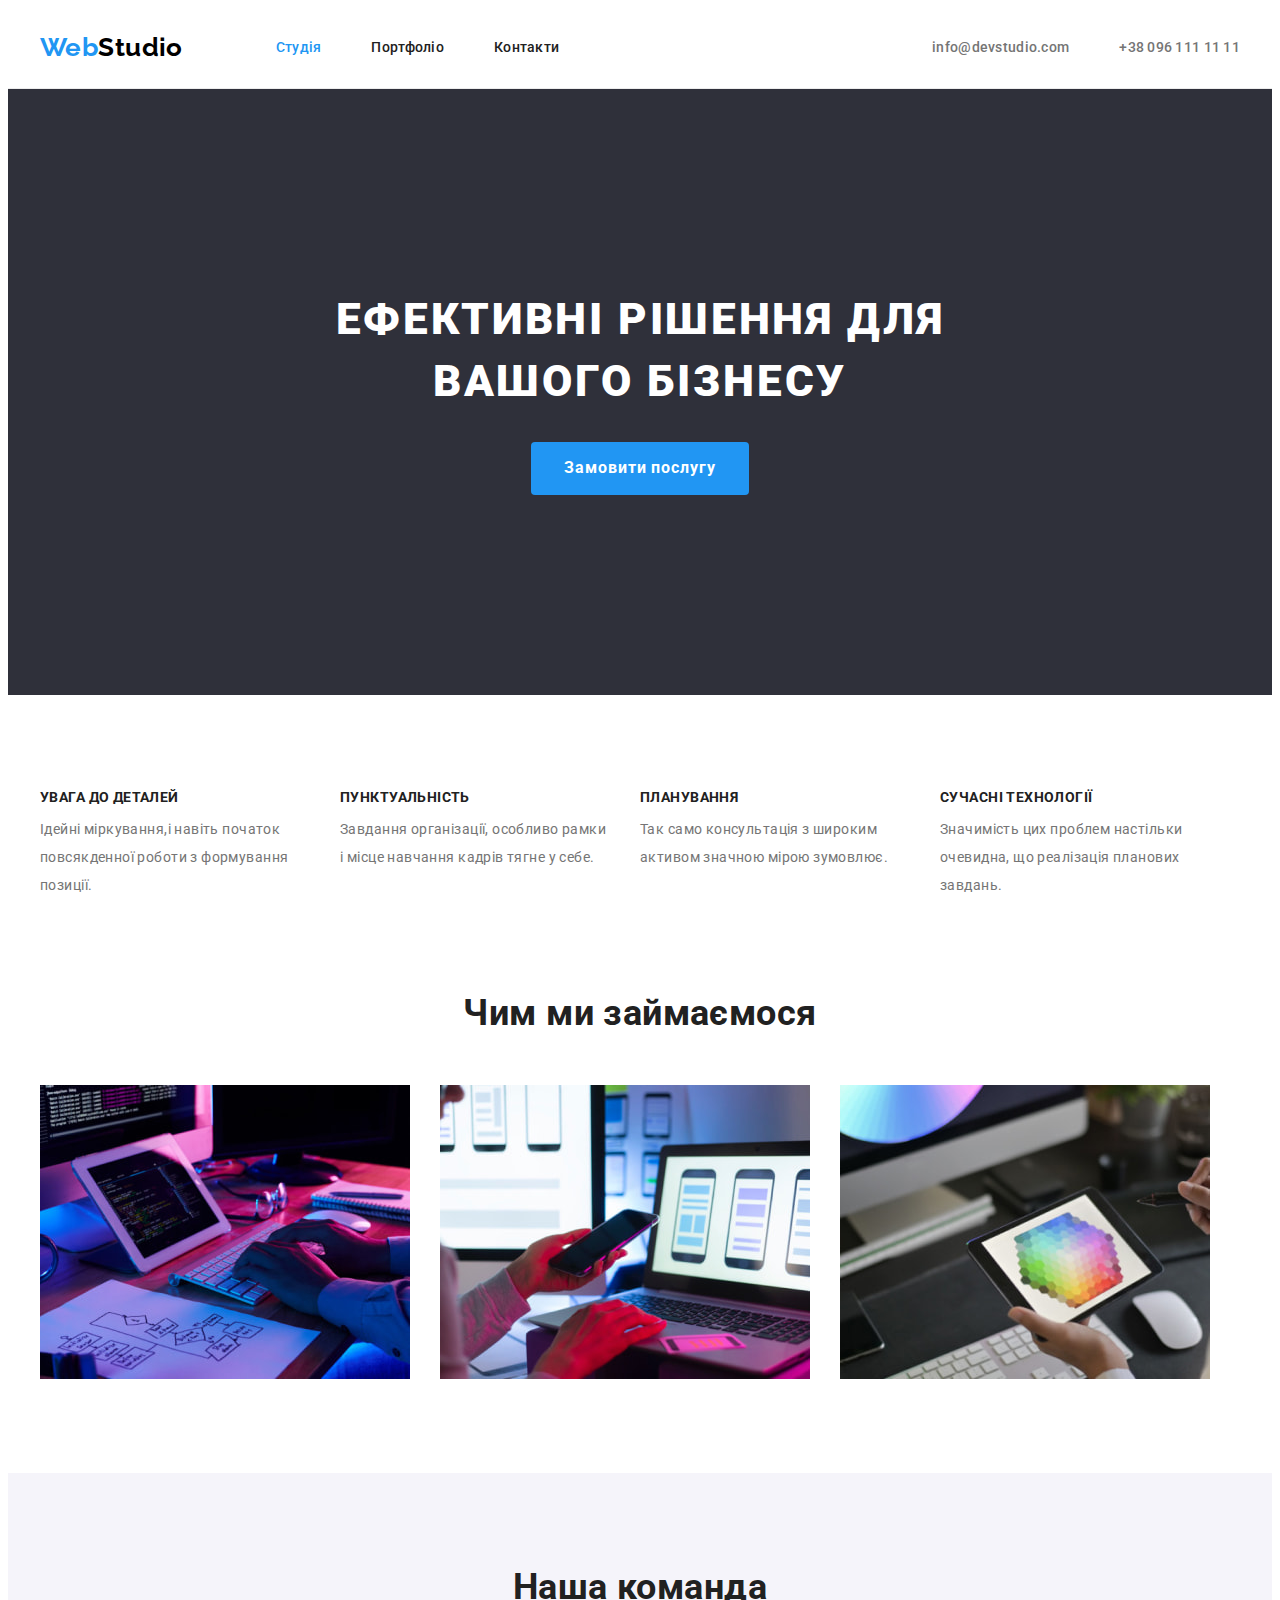
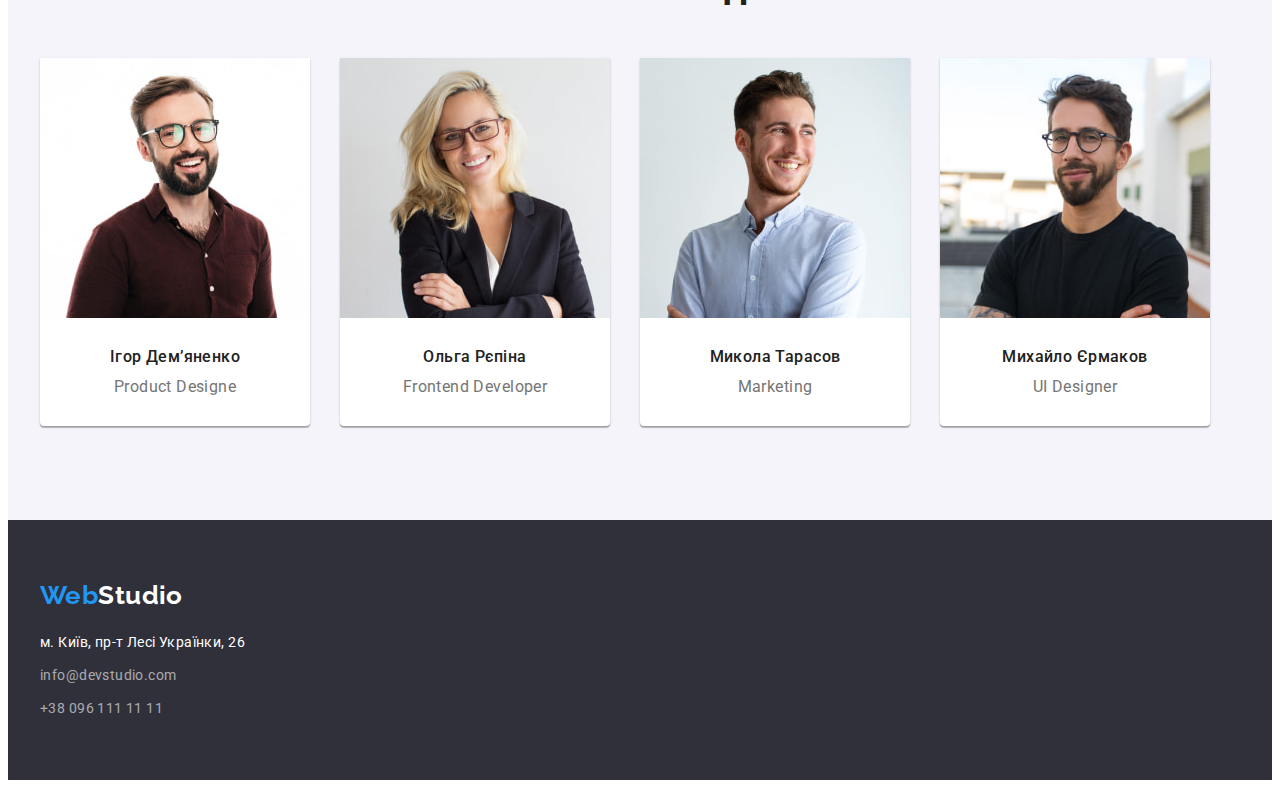
<file: index.html>
<!DOCTYPE html>
<html lang="uk">
  <head>
    <meta charset="UTF-8" />
    <meta http-equiv="X-UA-Compatible" content="IE=edge" />
    <meta name="viewport" content="width=device-width, initial-scale=1.0" />
    <title>Студія</title>

    <!-- Modern-Normalize-cdn -->
    <link
      rel="stylesheet"
      href="https://cdnjs.cloudflare.com/ajax/libs/modern-normalize/1.1.0/modern-normalize.min.css"
      integrity="sha512-wpPYUAdjBVSE4KJnH1VR1HeZfpl1ub8YT/NKx4PuQ5NmX2tKuGu6U/JRp5y+Y8XG2tV+wKQpNHVUX03MfMFn9Q=="
      crossorigin="anonymous"
      referrerpolicy="no-referrer"
    />

    <!-- Css -->
    <link rel="stylesheet" href="./css/styles.css" />

    <!-- Шрифти -->
    <link rel="preconnect" href="https://fonts.googleapis.com" />
    <link rel="preconnect" href="https://fonts.gstatic.com" crossorigin />
    <link href="https://fonts.googleapis.com/css2?family=Raleway:wght@700&family=Roboto:wght@400;500;700;900&display=swap" rel="stylesheet" />
  </head>

  <body>
    <!-- Header -->
    <header class="header">
      <div class="container">
        <a class="logo" href="./index.html"><span class="pre-color">Web</span>Studio</a>
        <nav class="nav">
          <ul class="list">
            <li class="item"><a class="link current" href="./index.html">Студія</a></li>
            <li class="item"><a class="link" href="./portfolio.html">Портфоліо</a></li>
            <li class="item"><a class="link" href="#">Контакти</a></li>
          </ul>
        </nav>
        <ul class="list contacts-list">
          <li class="item"><a class="link" href="mailto:info@devstudio.com">info@devstudio.com</a></li>
          <li class="item"><a class="link" href="tel:+380961111111">+38 096 111 11 11</a></li>
        </ul>
      </div>
    </header>

    <!-- Main-content -->
    <main>
      <!-- Hero -->
      <section class="hero">
        <div class="container-hero">
          <h1 class="hero-title">Ефективні рішення для вашого бізнесу</h1>
          <button type="button" class="btn btn-primary">Замовити послугу</button>
        </div>
      </section>

      <!-- Benefits -->
      <section class="section benefits">
        <div class="container">
          <h2 class="visually-hidden">Переваги <span lang="en">Web Studio</span></h2>
          <ul class="list benefits-list">
            <li class="item benefits-item">
              <h3 class="title">Увага до деталей</h3>
              <p class="text">Ідейні міркування,і навіть початок повсякденної роботи з формування позиції.</p>
            </li>

            <li class="item benefits-item">
              <h3 class="title">Пунктуальність</h3>
              <p class="text">Завдання організації, особливо рамки і місце навчання кадрів тягне у себе.</p>
            </li>

            <li class="item benefits-item">
              <h3 class="title">Планування</h3>
              <p class="text">Так само консультація з широким активом значною мірою зумовлює.</p>
            </li>

            <li class="item benefits-item">
              <h3 class="title">Сучасні технології</h3>
              <p class="text">Значимість цих проблем настільки очевидна, що реалізація планових завдань.</p>
            </li>
          </ul>
        </div>
      </section>

      <!-- What we do -->
      <section class="section what-we-do">
        <div class="container">
          <h2 class="title section-title">Чим ми займаємося</h2>
          <ul class="list">
            <li class="item">
              <a href="#" class="link">
                <img src="./images/what-we-do-img-1.jpg" alt="Верстання чистого коду" width="370" />
              </a>
            </li>

            <li class="item">
              <a href="#" class="link">
                <img src="./images/what-we-do-img-2.jpg" alt="Перевірка продукту на різних девайсах" width="370" />
              </a>
            </li>

            <li class="item">
              <a href="#" class="link">
                <img src="./images/what-we-do-img-3.jpg" alt="Перевірка готового продукту на планшеті" width="370" />
              </a>
            </li>
          </ul>
        </div>
      </section>

      <!-- Our team -->
      <section class="section section-team">
        <div class="container">
          <h2 class="title section-title">Наша команда</h2>
          <ul class="list team-list">
            <li class="item">
              <img src="./images/our-team-product-designe.jpg" alt="Автопортрет" />
              <div class="item-description">
                <h3 class="title team-title">Ігор Демʼяненко</h3>
                <p lang="en" class="description">Product Designe</p>
              </div>
            </li>

            <li class="item">
              <img src="./images/our-team-frontend-developer.jpg" alt="Автопортрет" />
              <div class="item-description">
                <h3 class="title team-title">Ольга Рєпіна</h3>
                <p lang="en" class="description">Frontend Developer</p>
              </div>
            </li>

            <li class="item">
              <img src="./images/our-team-marketing.jpg" alt="Автопортрет" />
              <div class="item-description">
                <h3 class="title team-title">Микола Тарасов</h3>
                <p lang="en" class="description">Marketing</p>
              </div>
            </li>

            <li class="item">
              <img src="./images/our-team-ui-designe.jpg" alt="Автопортрет" />
              <div class="item-description">
                <h3 class="title team-title">Михайло Єрмаков</h3>
                <p lang="en" class="description">UI Designer</p>
              </div>
            </li>
          </ul>
        </div>
      </section>

      <!-- Footer -->
      <footer class="footer">
        <div class="container">
          <a href="./index.html" class="logo footer-logo"><span class="pre-color">Web</span>Studio</a>
          <address class="address">
            <ul class="list">
              <li class="item">
                <a href="https://goo.gl/maps/XzQVGZPJ3VifKMzWA" class="link address-link">м. Київ, пр-т Лесі Українки, 26</a>
              </li>

              <li class="item">
                <a href="mailto:info@devstudio.com" class="link">info@devstudio.com</a>
              </li>

              <li class="item">
                <a href="tel:+380961111111" class="link">+38 096 111 11 11</a>
              </li>
            </ul>
          </address>
        </div>
      </footer>
    </main>
  </body>
</html>
</file>
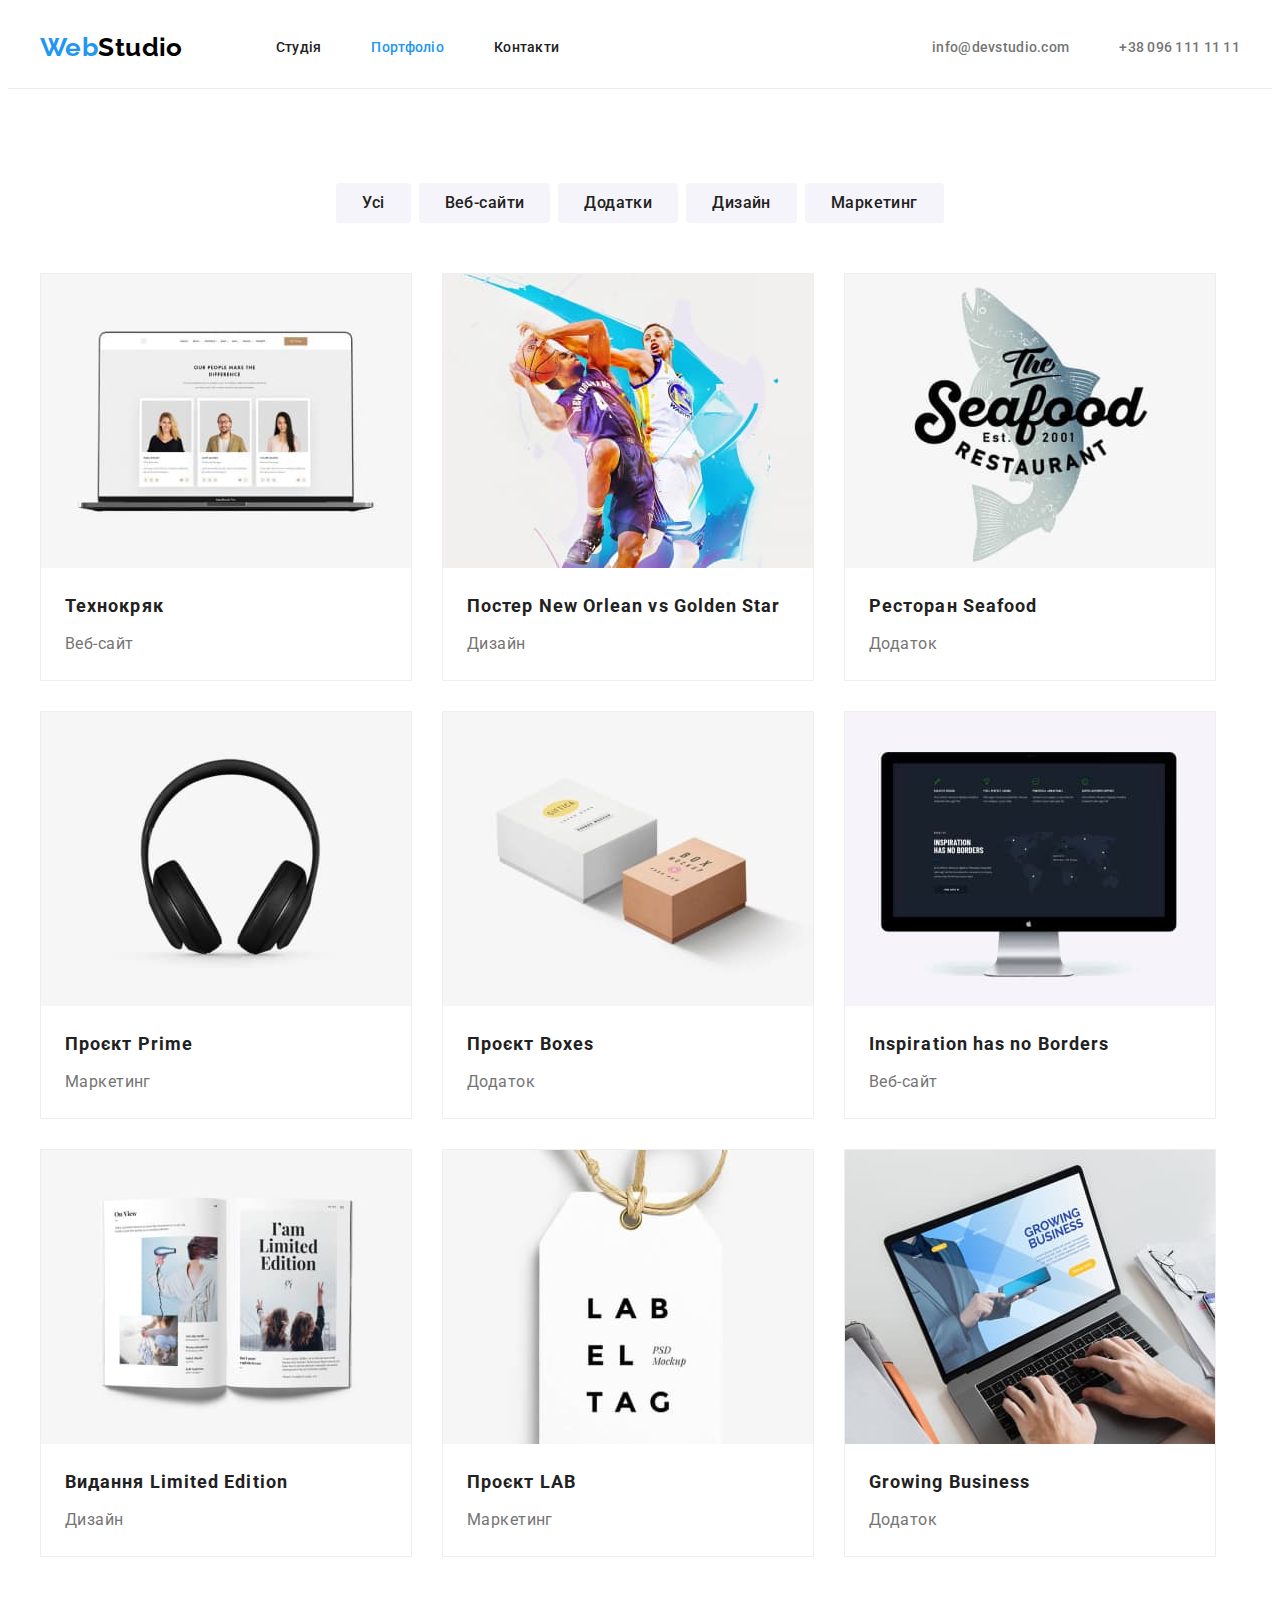
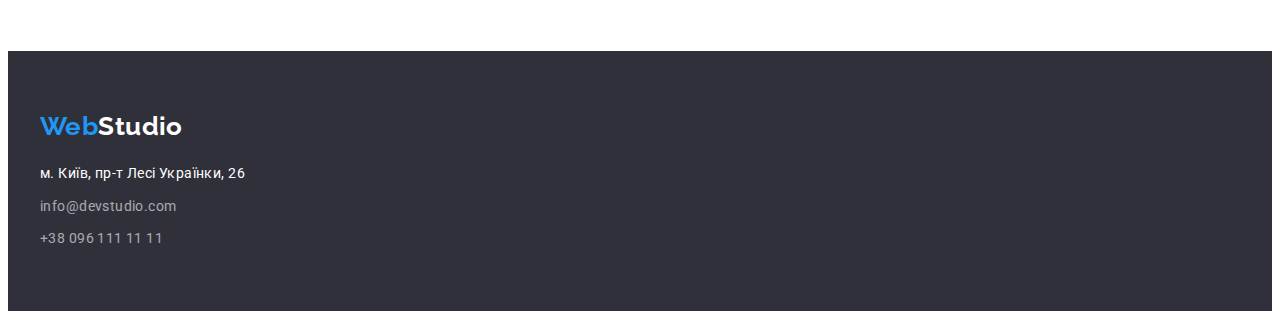
<file: portfolio.html>
<!DOCTYPE html>
<html lang="uk">
  <head>
    <meta charset="UTF-8" />
    <meta http-equiv="X-UA-Compatible" content="IE=edge" />
    <meta name="viewport" content="width=device-width, initial-scale=1.0" />
    <title>Портфоліо</title>

    <!-- Modern-Normalize-cdn -->
    <link
      rel="stylesheet"
      href="https://cdnjs.cloudflare.com/ajax/libs/modern-normalize/1.1.0/modern-normalize.min.css"
      integrity="sha512-wpPYUAdjBVSE4KJnH1VR1HeZfpl1ub8YT/NKx4PuQ5NmX2tKuGu6U/JRp5y+Y8XG2tV+wKQpNHVUX03MfMFn9Q=="
      crossorigin="anonymous"
      referrerpolicy="no-referrer"
    />

    <!-- Css -->
    <link rel="stylesheet" href="./css/styles.css" />

    <!-- Шрифти -->
    <link rel="preconnect" href="https://fonts.googleapis.com" />
    <link rel="preconnect" href="https://fonts.gstatic.com" crossorigin />
    <link href="https://fonts.googleapis.com/css2?family=Raleway:wght@700&family=Roboto:wght@400;500;700;900&display=swap" rel="stylesheet" />
  </head>

  <body>
    <!-- Header -->

    <header class="header">
      <div class="container header-wrapper">
        <a class="logo" href="./index.html"><span class="pre-color">Web</span>Studio</a>
        <nav class="nav">
          <ul class="list">
            <li class="item"><a class="link" href="./index.html">Студія</a></li>
            <li class="item"><a class="link current" href="./portfolio.html">Портфоліо</a></li>
            <li class="item"><a class="link" href="#">Контакти</a></li>
          </ul>
        </nav>
        <ul class="list contacts-list">
          <li class="item"><a class="link" href="mailto:info@devstudio.com">info@devstudio.com</a></li>
          <li class="item"><a class="link" href="tel:+380961111111">+38 096 111 11 11</a></li>
        </ul>
      </div>
    </header>

    <!-- Main-content -->

    <main>
      <section class="section section-works">
        <div class="container">
          <h1 class="visually-hidden">Портфоліо</h1>

          <!-- tabs -->
          <ul class="list tabs-list">
            <li class="item tabs-item">
              <button class="btn btn-light" type="button">Усі</button>
            </li>

            <li class="item tabs-item">
              <button class="btn btn-light" type="button">Веб-сайти</button>
            </li>

            <li class="item tabs-item">
              <button class="btn btn-light" type="button">Додатки</button>
            </li>

            <li class="item tabs-item">
              <button class="btn btn-light" type="button">Дизайн</button>
            </li>

            <li class="item tabs-item">
              <button class="btn btn-light" type="button">Маркетинг</button>
            </li>
          </ul>

          <!-- Cards -->

          <ul class="list card-list">
            <li class="item cards-item">
              <img src="./images/portfolio-technohack.jpg" alt="Вебсайт Технокряк" width="370" />
              <div class="cards-item-description">
                <h2 class="title card-title">Технокряк</h2>
                <p class="description">Веб-сайт</p>
              </div>
            </li>

            <li class="item cards-item">
              <img src="./images/portfolio-poster-new-orlean.jpg" alt="Постер до гри Нового Орлеану проти Золотої Зірки" width="370" />
              <div class="cards-item-description">
                <h2 class="title card-title">Постер <span lang="en">New Orlean vs Golden Star</span></h2>
                <p class="description">Дизайн</p>
              </div>
            </li>

            <li class="item cards-item">
              <img src="./images/portfolio-seefood-restaurant.jpg" alt="Додаток до ресторану морської їжі" width="370" />
              <div class="cards-item-description">
                <h2 class="title card-title">Ресторан <span lang="en">Seafood</span></h2>
                <p class="description">Додаток</p>
              </div>
            </li>

            <li class="item cards-item">
              <img src="./images/portfolio-project-prime.jpg" alt="Проєкт Прайм" width="370" />
              <div class="cards-item-description">
                <h2 class="title card-title">Проєкт <span lang="en">Prime</span></h2>
                <p class="description">Маркетинг</p>
              </div>
            </li>

            <li class="item cards-item">
              <img src="./images/portfolio-add-boxes.jpg" alt="Проєкт Коробки" width="370" />
              <div class="cards-item-description">
                <h2 class="title card-title">Проєкт <span lang="en">Boxes</span></h2>
                <p class="description">Додаток</p>
              </div>
            </li>

            <li class="item cards-item">
              <img src="./images/portfolio-inspiration.jpg" alt="Проєкт Коробки" width="370" />
              <div class="cards-item-description">
                <h2 class="title card-title" lang="en">Inspiration has no Borders</h2>
                <p class="description">Веб-сайт</p>
              </div>
            </li>

            <li class="item cards-item">
              <img src="./images/portfolio-edition.jpg" alt="Проєкт Коробки" width="370" />
              <div class="cards-item-description">
                <h2 class="title card-title">Видання <span lang="en">Limited Edition</span></h2>
                <p class="description">Дизайн</p>
              </div>
            </li>

            <li class="item cards-item">
              <img src="./images/portfolio-lab.jpg" alt="Проєкт Коробки" width="370" />
              <div class="cards-item-description">
                <h2 class="title card-title">Проєкт <span lang="en">LAB</span></h2>
                <p class="description">Маркетинг</p>
              </div>
            </li>

            <li class="item cards-item">
              <img src="./images/portfolio-growing-business.jpg" alt="Проєкт Коробки" width="370" />
              <div class="cards-item-description">
                <h2 class="title card-title" lang="en">Growing Business</h2>
                <p class="description">Додаток</p>
              </div>
            </li>
          </ul>
        </div>
      </section>
    </main>

    <!-- Footer -->

    <footer class="footer">
      <div class="container">
        <a href="./index.html" class="logo footer-logo"><span class="pre-color">Web</span>Studio</a>
        <address class="address">
          <ul class="list">
            <li class="item">
              <a href="https://goo.gl/maps/XzQVGZPJ3VifKMzWA" class="link address-link">м. Київ, пр-т Лесі Українки, 26</a>
            </li>

            <li class="item">
              <a href="mailto:info@devstudio.com" class="link">info@devstudio.com</a>
            </li>

            <li class="item">
              <a href="tel:+380961111111" class="link">+38 096 111 11 11</a>
            </li>
          </ul>
        </address>
      </div>
    </footer>
  </body>
</html>
</file>
<file: css/styles.css>
:root {
    --primary-text-color: #757575;
    --title-text-color: #212121;
    --accent-color: #2196F3;
    --dark-color: #000000;
    --btn-color-active: #188CE8;
    --bg-dark: #2F303A;
    --bg-secondary: #F5F4FA;
    --text-white: #ffffff;
    --text-footer: rgba(255, 255, 255, 0.6);

    --border-light: #ECECEC;
    --border-card: #eeeeee;

    --padding-section: 94px;
}

h1,
h2,
h3,
h4,
h5,
h6,
p,
ul {
    margin: 0;
    padding: 0;
}

body {
    font-family: 'Roboto', 'Raleway', sans-serif;
    font-size: 14px;
    color: var(--primary-text-color);
    letter-spacing: 0.03em;
}

.container {
    max-width: 1200px;
    margin: 0 auto;
    padding-left: 15px;
    padding-right: 15px;
}

.link.current {
    color: var(--accent-color);
}

/* Списки */

.list {
    list-style-type: none;
}

/* Лінки */
.link {
    color: inherit;
    text-decoration: none;
}

/* Сховані заголовки */

.visually-hidden {
    position: absolute;
    white-space: nowrap;
    width: 1px;
    height: 1px;
    overflow: hidden;
    border: 0;
    padding: 0;
    clip: rect(0 0 0 0);
    clip-path: inset(50%);
    margin: -1px;
}

/* Button */

.btn {
    font-family: inherit;
    font-size: 16px;
    color: var(--text-white);
    background-color: var(--accent-color);
    border: 1px solid transparent;
    border-radius: 4px;
}

.btn:hover {
    background-color: var(--btn-color-active);
    cursor: pointer;
}

/* images */

img {
    display: block;
    max-width: 100%;
    height: auto;
}

/* Header */

.header {
    border-bottom: 1px solid var(--border-light);
}

.header .container {
    display: flex;
    align-items: center;
}

.logo {
    margin-right: 93px;
    font-family: 'Raleway';
    color: var(--dark-color);
    font-size: 26px;   
    font-weight: 700;
    line-height: 1.2;
    text-decoration: none;
}

.pre-color {
    color: var(--accent-color);
}

.header .list {
    display: flex;
    letter-spacing: 0.02em;
    line-height: 1.14;
}

.nav {
    font-weight: 500;
    color: var(--title-text-color);
}

.contacts-list {
    margin-left: auto;
    font-weight: 500;
}

.header .item:not(:last-child) {
    margin-right: 50px;
}

.header .link {
    display: block;
    padding-top: 32px;
    padding-bottom: 32px;
}

.header .link:hover,
.header .link:focus {
    color: var(--accent-color);
}

/* Studio page */
/* Hero */

.hero {
    padding: 200px 0;
    background-color: var(--bg-dark);
}

.container-hero {
    margin: 0 auto;
    max-width: 700px;
    padding: 0 15px;
    text-align: center;
}

.hero-title {
    margin-bottom: 30px;
    font-size: 44px;
    font-weight: 900;
    line-height: 1.4;
    letter-spacing: 0.06em;
    text-transform: uppercase;
    color: var(--text-white);
}

.btn-primary {
    min-width: 216px;
    font-weight: 700;
    line-height: 1.9;
    letter-spacing: 0.06em;
    padding: 10px 32px;
}

/* Benefits */

.benefits {
    padding: var(--padding-section) 0;
}

.benefits-list {
    display: flex;
}

.benefits-list > .item {
    max-width: 270px;
}

.benefits-list > .item:not(:last-child) {
    margin-right: 30px;
}

.benefits-item .title {
    margin-bottom: 10px;
    font-size: inherit;
    text-transform: uppercase;
}

.title {
    line-height: 1.16;
    color: var(--title-text-color);
}

.text {
    line-height: 2;
}

/* What we do */

.what-we-do {
    padding: 0 0 var(--padding-section) 0;
}

.what-we-do .list {
    display: flex;
}

.what-we-do .item {
    max-width: 370px;
}

.what-we-do .item:not(:last-child) {
    margin-right: 30px;
}

.section-title {
    margin-bottom: 50px;
    font-size: 36px;
    text-align: center;
}

/* Our team */

.section-team {
    padding: var(--padding-section) 0;
    background-color: var(--bg-secondary);
}

.team-list {
    display: flex;
}

.team-list > .item {
    max-width: 270px;
    overflow: hidden;
    background-color: var(--text-white);
    box-shadow: 0px 1px 3px rgba(0, 0, 0, 0.12), 
                0px 1px 1px rgba(0, 0, 0, 0.14), 
                0px 2px 1px rgba(0, 0, 0, 0.2);
    border-radius: 0px 0px 4px 4px;
}

.team-list > .item:not(:last-child) {
    margin-right: 30px;
}

.team-title {
    margin-bottom: 10px;
    font-size: 16px;
    font-weight: 500;
}

.item-description {
    padding: 30px 24px;
    text-align: center;
}

.description {
    font-size: 16px;
}

/* Portfolio page */

.section-works {
    padding: var(--padding-section) 0;
}

.tabs-list {
    display: flex;
    justify-content: center;
    margin-bottom: 50px;
}

.btn-light {
    font-weight: 500;
    line-height: 1.6;
    letter-spacing: inherit;
    color: var(--title-text-color);
    background-color: var(--bg-secondary);
    padding: 6px 25px;
}

.tabs-item:not(:last-child) {
    margin-right: 8px;
}

.btn-light:hover {
    color: var(--text-white);
    background-color: var(--accent-color);
    box-shadow: 0px 3px 1px rgba(0, 0, 0, 0.1), 
                0px 1px 2px rgba(0, 0, 0, 0.08), 
                0px 2px 2px rgba(0, 0, 0, 0.12);
}

.card-list {
    display: flex;
    flex-wrap: wrap;
}

.card-title {
    margin-bottom: 4px;
    font-size: 18px;
    line-height: 2;
    letter-spacing: 0.06em;
}

.cards-item {
    margin-right: 30px;
    margin-bottom: 30px;
    max-width: 370px;
    border: 1px solid var(--border-card);
}

.cards-item-description {
    padding: 20px 24px;
}

.cards-item:nth-child(3n) {
    margin-right: 0;
}

.cards-item:nth-last-child(-n + 3) {
    margin-bottom: 0;
}

.cards-item .description {
    line-height: 2;
}


/* Footer */

.footer {
    padding: 60px 0;
    color: var(--text-footer);
    background-color: var(--bg-dark);
}

.footer .logo {
    display: block;
    margin-bottom: 20px;
}

.address {
    line-height: 1.7;
    font-style: normal;
}

.address .item:not(:last-child) {
    margin-bottom: 9px;
}

.footer-logo,
.address-link {
    color: var(--text-white);
}

.footer .link:hover,
.footer .link:focus {
    color: var(--accent-color);
}
</file>
